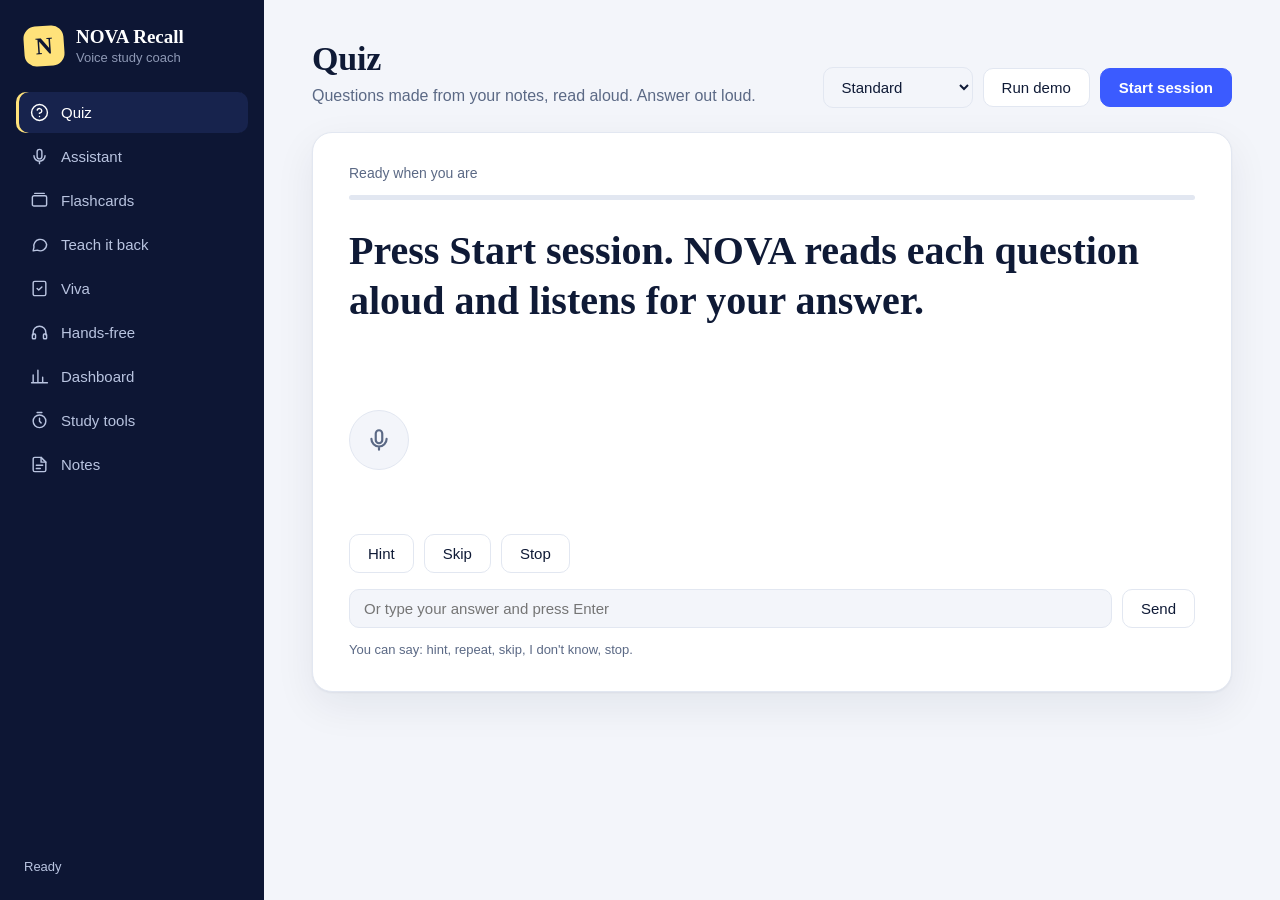
<file: index.html>
<!DOCTYPE html>
<html lang="en">
<head>
<meta charset="utf-8">
<meta name="viewport" content="width=device-width, initial-scale=1, viewport-fit=cover">
<title>NOVA Recall</title>
<link rel="stylesheet" href="static/style.css">
<meta name="theme-color" content="#0D1634">
<meta name="mobile-web-app-capable" content="yes">
<meta name="apple-mobile-web-app-capable" content="yes">
<meta name="apple-mobile-web-app-status-bar-style" content="black-translucent">
<meta name="apple-mobile-web-app-title" content="NOVA Recall">
<link rel="manifest" href="manifest.webmanifest">
<link rel="apple-touch-icon" href="apple-touch-icon.png">
<link rel="icon" href="icon-192.png">
</head>
<body>
<div class="shell">
  <aside class="side">
    <div class="brand"><div class="logo">N</div><div><b>NOVA Recall</b><span>Voice study coach</span></div></div>
    <nav id="nav" aria-label="Sections"></nav>
    <div class="sidefoot"><div id="tmPill" class="tmpill"></div><div id="status" role="status" aria-live="polite">Ready</div></div>
  </aside>

  <main>
    <!-- QUIZ -->
    <section class="view" id="v-quiz">
      <header class="vhead"><div><h1>Quiz</h1><p>Questions made from your notes, read aloud. Answer out loud.</p></div>
        <div class="vtools"><select id="mode" aria-label="Quiz mode"><option value="std">Standard</option><option value="mcq">Multiple choice</option><option value="exam">Timed exam</option></select><button id="demo">Run demo</button><button class="primary" id="start">Start session</button></div></header>
      <div class="card stage">
        <div class="meta"><span id="topic">Ready when you are</span><span id="counter"></span></div>
        <div class="track"><i id="bar"></i></div>
        <div id="demoBadge" class="badge" hidden>Demo: scripted answers</div>
        <h2 id="question" class="question">Press Start session. NOVA reads each question aloud and listens for your answer.</h2>
        <div class="pills" id="pills" aria-label="Key terms"></div>
        <div class="listen"><div class="mic" id="mic" aria-hidden="true"></div><div id="heard" class="heard"></div></div>
        <div id="feedback" class="fb" hidden></div>
        <div class="actions"><button id="hint">Hint</button><button id="skip">Skip</button><button id="stop">Stop</button></div>
        <form id="typed" class="typedf" autocomplete="off"><input id="typedIn" placeholder="Or type your answer and press Enter" aria-label="Type your answer"><button>Send</button></form>
        <p class="cmds">You can say: hint, repeat, skip, I don't know, stop.</p>
      </div>
    </section>

    <!-- ASSISTANT -->
    <section class="view" id="v-assist" hidden>
      <header class="vhead"><div><h1>Assistant</h1><p>Ask for the time, a calculation, a definition, a web search, a timer or a reminder.</p></div></header>
      <div class="card">
        <div class="listen"><button class="mic" id="aMic" aria-label="Speak a command"></button><div id="aHeard" class="heard">Click the mic and speak, or type below.</div></div>
        <div id="log" aria-live="polite"></div>
        <form id="aForm" class="typedf" autocomplete="off"><input id="aIn" placeholder="Try: what time is it / 12 times 8 / search for paging / who is Alan Turing / quiz me" aria-label="Command"><button>Ask</button></form>
      </div>
    </section>

    <!-- FLASHCARDS -->
    <section class="view" id="v-cards" hidden>
      <header class="vhead"><div><h1>Flashcards</h1><p>Flip through your cards. Your answers feed the same review schedule.</p></div></header>
      <div class="card">
        <div class="meta"><span id="fcTopic"></span><span id="fcCount"></span></div>
        <div id="fc" class="flip" tabindex="0" role="button" aria-label="Flip card"><span id="fcText"></span></div>
        <div class="actions"><button id="fcPrev">Back</button><button id="fcFlip">Flip</button><button id="fcNext">Next</button><button class="primary" id="fcKnow">I knew it</button><button id="fcAgain">Study again</button></div>
        <p class="cmds">Keys: space flips, arrow keys move between cards.</p>
      </div>
    </section>

    <!-- TEACH IT BACK -->
    <section class="view" id="v-teach" hidden>
      <header class="vhead"><div><h1>Teach it back</h1><p>Explain a concept in your own words for about a minute. NOVA checks which key points you covered.</p></div>
        <div class="vtools"><select id="tSel" aria-label="Concept"></select><button class="primary" id="tGo">Start explaining</button><button id="tDone">Finish</button></div></header>
      <div class="card">
        <div class="listen"><div class="mic" id="tMic" aria-hidden="true"></div><div id="tHeard" class="heard">Say "I'm done" or press Finish when you have explained it.</div></div>
        <div class="pills" id="tPills"></div><p id="tOut" class="now"></p>
        <form id="tForm" class="typedf" autocomplete="off"><input id="tIn" placeholder="Or type your explanation and press Enter" aria-label="Type your explanation"><button>Send</button></form>
      </div>
    </section>

    <!-- VIVA -->
    <section class="view" id="v-viva" hidden>
      <header class="vhead"><div><h1>Viva simulator</h1><p>NOVA plays examiner: five questions, a timer, a follow-up on incomplete answers, then marks out of ten.</p></div>
        <div class="vtools"><select id="vTopic" aria-label="Viva topic"></select><button class="primary" id="vGo">Start viva</button><button id="vStop">End viva</button></div></header>
      <div class="card">
        <div class="meta"><span id="vMeta">Examiner ready</span><span id="vTimer"></span></div>
        <h2 id="vQ" class="question">Choose a topic and start the viva.</h2>
        <div id="vHeard" class="heard"></div><div id="vOut"></div>
        <form id="vForm" class="typedf" autocomplete="off"><input id="vIn" placeholder="Or type your answer and press Enter" aria-label="Type your answer"><button>Send</button></form>
      </div>
    </section>

    <!-- HANDS-FREE -->
    <section class="view" id="v-hands" hidden>
      <header class="vhead"><div><h1>Hands-free</h1><p>Study without touching the keyboard.</p></div></header>
      <div class="grid2">
        <div class="card"><h3>Hey NOVA</h3><p class="note">Turn this on, then say "Hey NOVA, what time is it" or "Hey NOVA, quiz me". Keep this tab open.</p><div class="actions"><button id="wakeBtn">Turn on wake word</button></div><p id="wakeState" class="note"></p></div>
        <div class="card"><h3>Revision audio</h3><p class="note">NOVA reads your notes aloud like a podcast and asks a quick question after every four cards.</p><div class="actions"><select id="raTopic" aria-label="Revision topic"></select><button class="primary" id="raGo">Play</button><button id="raStop">Stop</button></div><div id="raNow" class="now"></div><div id="raHeard" class="heard"></div></div>
      </div>
    </section>

    <!-- DASHBOARD -->
    <section class="view" id="v-dash" hidden>
      <header class="vhead"><div><h1>Dashboard</h1><p>Your streak, accuracy and the topics that need work.</p></div></header>
      <div class="card"><div id="dash"></div></div>
    </section>

    <!-- STUDY TOOLS -->
    <section class="view" id="v-tools" hidden>
      <header class="vhead"><div><h1>Study tools</h1><p>A focus timer, an exam countdown and spoken reminders.</p></div></header>
      <div class="grid2">
        <div class="card"><h3>Focus timer</h3><div id="tm" class="big">25:00</div><div class="actions"><input id="tmMin" type="number" value="25" min="1" max="120" aria-label="Focus minutes"><span class="note">minutes</span><button class="primary" id="tmGo">Start</button><button id="tmReset">Reset</button></div><p class="note">After each focus round NOVA announces a 5 minute break.</p></div>
        <div class="card"><h3>Exam countdown</h3><div class="actions"><input id="exName" placeholder="Exam name"><input id="exDate" type="date" aria-label="Exam date"><button class="primary" id="exSet">Save</button></div><p id="exOut" class="now small"></p></div>
        <div class="card wide"><h3>Reminders</h3><div class="actions"><input id="rmText" placeholder="Remind me to..."><input id="rmMin" type="number" value="10" min="1" aria-label="Minutes"><span class="note">minutes</span><button class="primary" id="rmAdd">Add</button></div><ul id="rmList" class="res"></ul><p class="note">Reminders are spoken aloud while this page stays open.</p></div>
      </div>
    </section>

    <!-- NOTES -->
    <section class="view" id="v-notes" hidden>
      <header class="vhead"><div><h1>Notes</h1><p>Everything NOVA quizzes you on. Saved to <code>notes/my_notes.md</code> automatically.</p></div>
        <div class="vtools"><button id="dictBtn">Dictate notes</button><button id="upBtn">Upload .txt / .md</button><button id="pdfBtn">Import PDF</button><input type="file" id="file" accept=".txt,.md" hidden><input type="file" id="pdfFile" accept=".pdf" hidden></div></header>
      <div class="card">
        <textarea id="notesText" spellcheck="false" aria-label="Notes"></textarea>
        <p id="count" class="note"></p>
        <p class="note">Formats: <code># Topic</code> headings, <code>Term: definition</code>, <code>Q:</code> / <code>A:</code> pairs, or any full sentence (it becomes a fill-in-the-blank). Dictate by saying a sentence, "new topic Networks", "define TCP as a reliable protocol", or "question what is DNS answer it maps names to addresses".</p>
      </div>
    </section>
  </main>
</div>
<script src="static/local-api.js"></script>
<script src="static/app.js"></script>
<script>if("serviceWorker" in navigator)addEventListener("load",()=>navigator.serviceWorker.register("sw.js"))</script>
</body>
</html>
</file>
<file: static/style.css>
:root{
  --bg:#F3F5FA;--surface:#FFFFFF;--ink:#0F1A36;--mute:#5B6985;--line:#E2E7F1;
  --side:#0D1634;--side2:#17234D;--sidetx:#B9C4E0;
  --accent:#3B5BFF;--mark:#FFE27A;--ok:#0E9F8E;--part:#B87408;--bad:#D3443B;
  --shadow:0 1px 2px rgba(15,26,54,.05),0 14px 40px rgba(15,26,54,.07);
  --serif:"Iowan Old Style","Palatino Linotype",Palatino,Georgia,serif;
  --sans:"Avenir Next","Helvetica Neue",Helvetica,Arial,sans-serif;
}
@media (prefers-color-scheme:dark){:root{
  --bg:#0A1024;--surface:#121B38;--ink:#E8EDFA;--mute:#93A1C4;--line:#232E52;
  --side:#070C1E;--side2:#111A38;--accent:#7F95FF;--mark:#6B5A10;--ok:#33D1BD;--part:#F2B54E;--bad:#FF7D75;
  --shadow:0 1px 2px rgba(0,0,0,.3),0 14px 40px rgba(0,0,0,.35)}}
:root{color-scheme:light dark}
*{box-sizing:border-box}
html,body{margin:0;background:var(--bg);color:var(--ink);font-family:var(--sans);font-size:16px}
.shell{display:grid;grid-template-columns:264px minmax(0,1fr);min-height:100vh}
.side{background:var(--side);color:var(--sidetx);padding:26px 16px;display:flex;flex-direction:column;gap:26px;position:sticky;top:0;height:100vh}
.brand{display:flex;align-items:center;gap:12px;padding:0 8px}
.logo{width:40px;height:40px;border-radius:12px;background:var(--mark);color:#0D1634;font-family:var(--serif);font-weight:700;font-size:24px;display:grid;place-items:center;transform:rotate(-4deg)}
.brand b{display:block;color:#fff;font-family:var(--serif);font-size:19px}
.brand span{font-size:13px;opacity:.75}
nav{display:flex;flex-direction:column;gap:3px;flex:1;overflow:auto}
nav button{display:flex;align-items:center;gap:12px;width:100%;text-align:left;border:0;background:none;color:var(--sidetx);padding:11px 14px;border-radius:10px;font:inherit;font-size:15px;cursor:pointer}
nav button svg{width:19px;height:19px;flex:none;fill:none;stroke:currentColor;stroke-width:1.8;stroke-linecap:round;stroke-linejoin:round}
nav button:hover{background:var(--side2);color:#fff}
nav button.on{background:var(--side2);color:#fff;box-shadow:inset 3px 0 0 var(--mark)}
.sidefoot{padding:0 8px;font-size:13px;display:flex;flex-direction:column;gap:6px}
.tmpill{color:var(--mark);font-weight:600}
main{padding:40px 48px 64px;max-width:1120px;width:100%}
.view[hidden]{display:none}
.vhead{display:flex;align-items:flex-end;justify-content:space-between;gap:24px;flex-wrap:wrap;margin-bottom:24px}
h1{font-family:var(--serif);font-size:34px;margin:0 0 6px;letter-spacing:-.2px}
.vhead p{margin:0;color:var(--mute);max-width:36em;line-height:1.5}
.vtools{display:flex;gap:10px;flex-wrap:wrap;align-items:center}
.card{background:var(--surface);border:1px solid var(--line);border-radius:20px;padding:32px 36px;box-shadow:var(--shadow)}
.card h3{font-family:var(--serif);font-size:20px;margin:0 0 8px}
.grid2{display:grid;grid-template-columns:1fr 1fr;gap:20px}.grid2 .wide{grid-column:1/-1}
.stage{min-height:560px;display:flex;flex-direction:column}
.meta{display:flex;justify-content:space-between;font-size:14px;color:var(--mute);gap:12px}
.track{height:5px;background:var(--line);border-radius:5px;margin:14px 0 26px;overflow:hidden}
.track i{display:block;height:100%;width:0;background:var(--accent);border-radius:5px;transition:width .4s}
.badge{align-self:flex-start;font-size:13px;font-weight:600;color:var(--part);border:1px solid var(--part);border-radius:8px;padding:3px 10px;margin-bottom:14px}
.question{font-family:var(--serif);font-weight:600;font-size:clamp(26px,3.3vw,40px);line-height:1.25;margin:0 0 26px;max-width:24em}
.blank{display:inline-block;min-width:3.2em;border-bottom:3px solid var(--accent);margin:0 .1em}
.pills{display:flex;flex-wrap:wrap;gap:8px;margin:0 0 22px;min-height:36px}
.pill{font-size:15px;padding:5px 13px;border-radius:999px;border:1px dashed var(--line);color:transparent;user-select:none;transition:background .3s,color .3s}
.pill.hit{background:var(--mark);color:var(--ink);border:1px solid transparent;font-weight:600}
.pill.miss{color:var(--bad);border:1px dashed var(--bad)}
.pill.opt{color:var(--ink);border:1px solid var(--line);font-size:16px;border-radius:12px;padding:8px 14px}
.pill.opt.hit{background:var(--mark);border-color:transparent;font-weight:600}
.pill.opt.miss{color:var(--bad);border:1px dashed var(--bad)}
.pill.opt.struck{text-decoration:line-through;opacity:.4}
.listen{display:flex;align-items:center;gap:18px;margin-bottom:12px}
.mic{position:relative;width:60px;height:60px;border-radius:50%;background:var(--bg);border:1px solid var(--line);display:grid;place-items:center;color:var(--mute);flex:none;padding:0;cursor:pointer}
.mic svg{width:26px;height:26px;fill:none;stroke:currentColor;stroke-width:2;stroke-linecap:round}
.mic.on{background:var(--accent);color:#fff;border-color:var(--accent)}
.mic.on::after{content:"";position:absolute;inset:-9px;border-radius:50%;border:2px solid var(--accent);animation:ring 1.3s ease-out infinite}
@keyframes ring{from{transform:scale(.85);opacity:.9}to{transform:scale(1.3);opacity:0}}
@media (prefers-reduced-motion:reduce){.mic.on::after{animation:none}.track i,.pill{transition:none}}
.heard{font-size:19px;color:var(--mute);min-height:28px;font-style:italic}
.fb{border-radius:14px;padding:14px 18px;margin:6px 0 18px;font-size:17px;line-height:1.5;max-width:42em;background:var(--bg);border-left:4px solid var(--line)}
.fb b{display:block;font-size:19px;margin-bottom:2px}
.fb.ok{border-color:var(--ok);background:color-mix(in srgb,var(--ok) 11%,transparent)}.fb.ok b{color:var(--ok)}
.fb.part{border-color:var(--part);background:color-mix(in srgb,var(--part) 11%,transparent)}.fb.part b{color:var(--part)}
.fb.bad{border-color:var(--bad);background:color-mix(in srgb,var(--bad) 10%,transparent)}.fb.bad b{color:var(--bad)}
.fb ul{margin:8px 0 0;padding-left:20px}
.actions{display:flex;flex-wrap:wrap;gap:10px;align-items:center;margin-top:auto;padding-top:10px}
button,select,input[type=number],input[type=date],.typedf input,.actions input,#aIn{font:inherit;font-size:15px}
button{padding:10px 18px;border-radius:10px;border:1px solid var(--line);background:var(--surface);color:var(--ink);cursor:pointer}
button:hover{border-color:var(--accent)}
button.primary{background:var(--accent);border-color:var(--accent);color:#fff;font-weight:600}
button:focus-visible,input:focus-visible,textarea:focus-visible,select:focus-visible,#fc:focus-visible{outline:3px solid var(--accent);outline-offset:2px}
select,.actions input,.typedf input{padding:10px 14px;border-radius:10px;border:1px solid var(--line);background:var(--bg);color:var(--ink);max-width:100%}
.actions input[type=number]{width:80px}
.typedf{display:flex;gap:10px;margin-top:16px}.typedf input{flex:1}
.cmds,.note{font-size:13px;color:var(--mute);margin:12px 0 0;line-height:1.5}
.now{font-family:var(--serif);font-size:22px;line-height:1.4;margin:14px 0;max-width:34em}.now.small{font-size:18px}
#log{min-height:220px;max-height:360px;overflow:auto;display:flex;flex-direction:column;gap:12px;margin:10px 0 16px}
.msg{font-size:17px;line-height:1.5}.msg .who{font-weight:600;margin-right:10px;color:var(--mute)}.msg.nova .who{color:var(--accent)}.msg a{color:var(--accent)}
.flip{min-height:280px;display:grid;place-items:center;text-align:center;padding:36px;margin:18px 0;border:1px solid var(--line);border-radius:18px;background:var(--bg);cursor:pointer;font-family:var(--serif);font-size:clamp(22px,3vw,32px);line-height:1.35}
.flip.back{background:var(--mark);color:#0F1A36;border-color:transparent}
.kpis{display:grid;grid-template-columns:repeat(4,1fr);gap:14px;margin-bottom:8px}
.kpi{border:1px solid var(--line);border-radius:14px;padding:16px 18px}.kpi b{display:block;font-family:var(--serif);font-size:32px}.kpi span{font-size:13px;color:var(--mute)}
#dash h2{font-family:var(--serif);font-size:19px;margin:26px 0 10px}
.week{display:flex;gap:14px;align-items:flex-end;height:140px}
.col{flex:1;display:flex;flex-direction:column;align-items:center;justify-content:flex-end;gap:6px;font-size:12px;color:var(--mute)}
.stack{width:100%;max-width:46px;min-height:3px;background:var(--line);border-radius:5px;display:flex;align-items:flex-end;overflow:hidden}.stack i{display:block;width:100%;background:var(--ok)}
.trow{display:grid;grid-template-columns:170px 1fr 44px;gap:14px;align-items:center;font-size:14px;margin:8px 0}
.bar{height:10px;background:var(--line);border-radius:6px;overflow:hidden}.bar i{display:block;height:100%;background:var(--accent)}
.bar i.ok{background:var(--ok)}.bar i.part{background:var(--part)}.bar i.bad{background:var(--bad)}
.res{font-size:15px;line-height:1.5;padding-left:20px}.res li{margin:6px 0}.res .done{color:var(--mute);text-decoration:line-through}
.big{font-family:var(--serif);font-size:60px;font-weight:600;margin:6px 0 12px}
textarea{width:100%;height:440px;resize:vertical;font:14px/1.6 ui-monospace,Menlo,Consolas,monospace;padding:16px;border-radius:14px;border:1px solid var(--line);background:var(--bg);color:var(--ink)}
code{background:var(--bg);padding:1px 6px;border-radius:5px;font-size:.92em}
#sheet{display:none}
@media (max-width:980px){
  .shell{grid-template-columns:1fr}
  .side{position:static;height:auto;flex-direction:row;flex-wrap:wrap;align-items:center;padding:14px 16px;gap:10px}
  nav{flex-direction:row;overflow-x:auto;flex-basis:100%;order:3}nav button{white-space:nowrap;width:auto}
  .sidefoot{margin-left:auto}
  main{padding:20px 16px 48px}.card{padding:22px 20px}.grid2{grid-template-columns:1fr}.kpis{grid-template-columns:repeat(2,1fr)}
  .trow{grid-template-columns:100px 1fr 40px}}
@media print{body>*:not(#sheet){display:none!important}#sheet{display:block!important;color:#000;background:#fff;padding:24px;font-family:Georgia,serif}#sheet h1{font-size:22px}#sheet li{margin:8px 0}}

/* ---------- phones: bottom tab bar, touch-sized controls ---------- */
@media (max-width:720px){
  .shell{display:block;padding-bottom:calc(76px + env(safe-area-inset-bottom,0px))}
  .side{position:static;height:auto;flex-direction:row;align-items:center;flex-wrap:nowrap;padding:calc(12px + env(safe-area-inset-top,0px)) 16px 12px;gap:10px}
  .brand span{display:none}.logo{width:34px;height:34px;font-size:20px}.brand b{font-size:17px}
  .sidefoot{margin-left:auto;text-align:right;font-size:12px;max-width:46%}
  nav{position:fixed;left:0;right:0;bottom:0;z-index:30;flex-direction:row;flex:none;flex-basis:auto;order:0;overflow-x:auto;gap:2px;background:var(--side);
    padding:6px 6px calc(6px + env(safe-area-inset-bottom,0px));border-top:1px solid var(--side2);-webkit-overflow-scrolling:touch}
  nav button{flex:0 0 auto;flex-direction:column;align-items:center;gap:3px;min-width:76px;width:auto;padding:8px 10px;font-size:11px!important;white-space:nowrap;text-align:center}
  nav button.on{box-shadow:inset 0 3px 0 var(--mark)}
  main{padding:16px 14px 24px}
  h1{font-size:26px}.vhead{margin-bottom:16px;gap:14px}.vtools{width:100%}.vtools select{flex:1 1 100%;min-width:0}.vtools button{flex:1}
  .card{padding:20px 16px;border-radius:16px}.stage{min-height:0}
  .question{font-size:24px;margin-bottom:18px}.now{font-size:19px}.big{font-size:48px}
  .mic{width:68px;height:68px}.actions button,.vtools button{padding:12px 16px}
  input,select,textarea,button{font-size:16px!important}
  textarea{height:340px}.week{height:110px}.trow{grid-template-columns:90px 1fr 38px}
  .flip{min-height:220px;padding:24px 18px}
}
</file>
